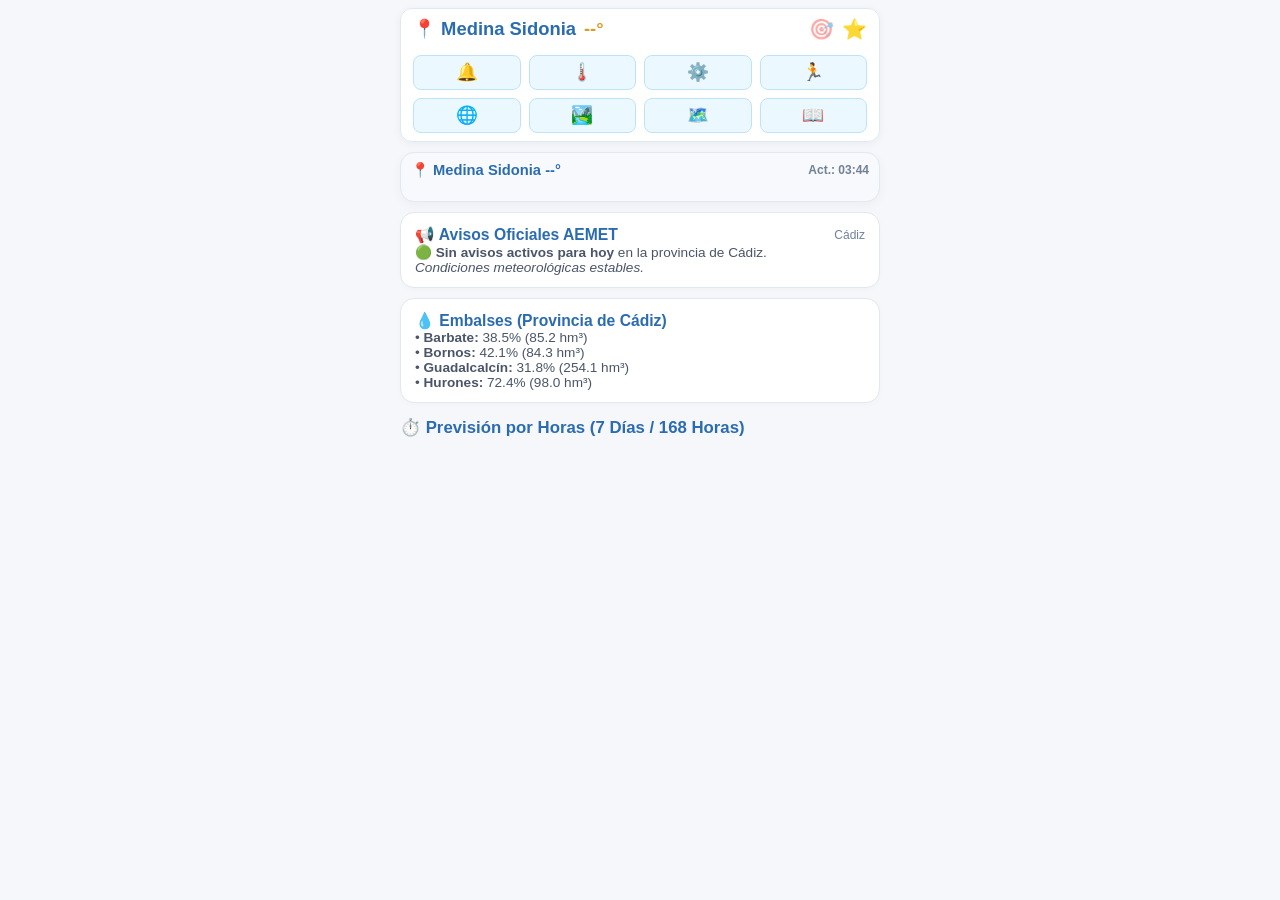
<file: docs/index.html>
<!DOCTYPE html>
<html lang="es">
<head>
  <meta charset="UTF-8">
  <meta name="viewport" content="width=device-width, initial-scale=1.0">
  <title>Minimal Weather Widget - Versión Web & PWA</title>
  <link rel="stylesheet" href="./styles.css">
  <link rel="manifest" href="./manifest.json">
  <link rel="icon" type="image/svg+xml" href="./icon.svg">
  <meta name="theme-color" content="#2B6CB0">
</head>
<body>

  <div class="app-container">

    <!-- CABECERA FIJA (Sticky Header) -->
    <div class="sticky-header">
      <div class="header-row-top">
        <div class="city-title" onclick="openCityModal()">
          <span id="currentCityLabel">📍 Medina Sidonia</span>
          <span id="currentTemp" style="color: #D69E2E; margin-left: 4px;">--°</span>
        </div>
        <div class="header-tools" style="display: flex; gap: 8px; align-items: center;">
          <span id="btnGps" onclick="triggerGpsLocation(true)" title="GPS Automático" style="cursor: pointer; font-size: 1.25rem; transition: opacity 0.2s;">🎯</span>
          <span id="starIcon" onclick="toggleFavoriteCurrentCity()" title="Guardar / Quitar Favorito" style="cursor: pointer; font-size: 1.25rem;">⭐</span>
        </div>
      </div>
      <div class="header-actions-grid">
        <button class="btn-icon" title="Avisos AEMET" onclick="openModal('modalAvisos')">🔔</button>
        <button class="btn-icon" title="Termómetro" onclick="openModal('modalTemp')">🌡️</button>
        <button class="btn-icon" title="Ajustes Widget" onclick="openModal('modalConfig')">⚙️</button>
        <button class="btn-icon" title="Criterios Deporte" onclick="openModal('modalSports')">🏃</button>
        <button class="btn-icon" title="Web Oficial AEMET" onclick="window.open('https://www.aemet.es','_blank')">🌐</button>
        <button class="btn-icon" title="Embalses Cádiz" onclick="openModal('modalEmbalses')">🏞️</button>
        <button class="btn-icon" title="Radar/Mapas" onclick="openModal('modalMaps')">🗺️</button>
        <button class="btn-icon" title="Manual/Ayuda" onclick="openModal('modalHelp')">📖</button>
      </div>
    </div>

    <!-- CLON INTERACTIVO WIDGET 4x2 DESPLEGADO COMPLETO (7 Días) -->
    <div class="widget-preview-card">
      <div class="widget-header-row">
        <div class="widget-city-temp" id="wCityTemp">📍 Medina Sidonia --°</div>
        <div class="widget-update-time" id="wTime" onclick="refreshData()" style="cursor: pointer;">Act.: --:--</div>
      </div>

      <div class="widget-scroll-container" id="widgetScrollBox">
        <!-- Fila 1: Días 1..4 -->
        <div class="widget-cols-row" id="widgetRow1"></div>
        <!-- Fila 2: Días 5..7 -->
        <div class="widget-cols-row" id="widgetRow2"></div>
      </div>
    </div>

    <!-- TARJETA AVISOS AEMET -->
    <div class="card" id="cardAvisos">
      <div class="card-title">
        <span>📢 Avisos Oficiales AEMET</span>
        <span style="font-size:0.75rem; color:#718096; font-weight:normal;" id="aemetProvinceLabel">Cádiz</span>
      </div>
      <div id="aemetWarningsContent" style="font-size:0.85rem; color:#4A5568;">
        Cargando avisos meteorológicos oficiales...
      </div>
    </div>

    <!-- TARJETA EMBALSES -->
    <div class="card" id="cardEmbalses">
      <div class="card-title">
        <span>💧 Embalses (Provincia de Cádiz)</span>
      </div>
      <div id="embalsesContent" style="font-size:0.85rem; color:#4A5568;">
        Cargando nivel de agua en embalses...
      </div>
    </div>

    <!-- PREVISIÓN POR HORAS COMPLETA A 7 DÍAS (168 HORAS) -->
    <div style="font-size:1.05rem; font-weight:700; color:var(--primary); margin-top:4px;">
      ⏱️ Previsión por Horas (7 Días / 168 Horas)
    </div>

    <div id="hourlyTimeline">
      <!-- Días y horas inyectados dinámicamente -->
    </div>

  </div>

  <!-- MODAL: CAMBIAR UBICACIÓN -->
  <div class="modal" id="modalCity">
    <div class="modal-content" style="max-height: 85vh; overflow-y: auto;">
      <div class="modal-header">
        <span class="modal-title">📍 Gestión de Ubicaciones</span>
        <button class="close-btn" onclick="closeModal('modalCity')">×</button>
      </div>

      <button class="btn-submit" style="background:#2B6CB0; margin-bottom:12px; display:flex; align-items:center; justify-content:center; gap:6px;" onclick="triggerGpsLocation(true)">
        <span>🎯</span> <span>Usar mi ubicación actual (GPS)</span>
      </button>

      <div class="form-group" style="margin-bottom:8px;">
        <label style="font-weight:700; color:#2D3748;">Buscador de Municipios:</label>
        <input type="text" id="inputCitySearch" placeholder="Escribe un municipio (ej. Madrid, Medina Sidonia...)" oninput="onSearchInputDebounced(this.value)">
      </div>

      <div id="searchResultsList" style="display:flex; flex-direction:column; gap:6px; margin-top:6px;"></div>

      <div id="favoritesSection" style="margin-top:14px; border-top:1px solid #E2E8F0; padding-top:10px;">
        <div style="font-weight:700; color:#2B6CB0; margin-bottom:8px; font-size:0.95rem;">⭐ Mis Ubicaciones Favoritas:</div>
        <div id="favoritesList" style="display:flex; flex-direction:column; gap:6px;"></div>
      </div>
    </div>
  </div>

  <!-- MODAL: AVISOS AEMET DETALLE -->
  <div class="modal" id="modalAvisos">
    <div class="modal-content">
      <div class="modal-header">
        <span class="modal-title">📢 Avisos Oficiales AEMET</span>
        <button class="close-btn" onclick="closeModal('modalAvisos')">×</button>
      </div>
      <div id="aemetModalBody" style="font-size:0.9rem; line-height:1.4;">
        Cargando detalle de avisos oficiales...
      </div>
    </div>
  </div>

  <!-- MODAL: MODO TEMPERATURA -->
  <div class="modal" id="modalTemp">
    <div class="modal-content">
      <div class="modal-header">
        <span class="modal-title">🌡️ Tipo de Temperatura</span>
        <button class="close-btn" onclick="closeModal('modalTemp')">×</button>
      </div>
      <div class="switch-row">
        <label for="radioRealTemp">Temperatura Real (Máx/Mín)</label>
        <input type="radio" id="radioRealTemp" name="tempMode" value="real" checked onchange="toggleTempMode('real')">
      </div>
      <div class="switch-row">
        <label for="radioApparentTemp">Sensación Térmica (Máx/Mín)</label>
        <input type="radio" id="radioApparentTemp" name="tempMode" value="apparent" onchange="toggleTempMode('apparent')">
      </div>
    </div>
  </div>

  <!-- MODAL: AJUSTES DE VISIBILIDAD WIDGET -->
  <div class="modal" id="modalConfig">
    <div class="modal-content">
      <div class="modal-header">
        <span class="modal-title">⚙️ Ajustes del Widget</span>
        <button class="close-btn" onclick="closeModal('modalConfig')">×</button>
      </div>
      <div class="switch-row"><label>📷 Cámara lunar</label><input type="checkbox" id="cbMoon" checked onchange="saveWidgetSwitches()"></div>
      <div class="switch-row"><label>💨 Viento</label><input type="checkbox" id="cbWind" checked onchange="saveWidgetSwitches()"></div>
      <div class="switch-row"><label>💧 Lluvia</label><input type="checkbox" id="cbRain" checked onchange="saveWidgetSwitches()"></div>
      <div class="switch-row"><label>UV Índice UV</label><input type="checkbox" id="cbUv" checked onchange="saveWidgetSwitches()"></div>
      <div class="switch-row"><label>🏃 Horas deporte (verde)</label><input type="checkbox" id="cbSports" checked onchange="saveWidgetSwitches()"></div>
    </div>
  </div>

  <!-- MODAL: CRITERIOS DEPORTE -->
  <div class="modal" id="modalSports">
    <div class="modal-content">
      <div class="modal-header">
        <span class="modal-title">🏃 Criterios Deporte al Aire Libre</span>
        <button class="close-btn" onclick="closeModal('modalSports')">×</button>
      </div>
      <div class="form-group"><label>Temp. Óptima Mín (°C):</label><input type="number" id="cfgOptMinT" value="10"></div>
      <div class="form-group"><label>Temp. Óptima Máx (°C):</label><input type="number" id="cfgOptMaxT" value="24"></div>
      <div class="form-group"><label>Viento Óptimo Máx (km/h):</label><input type="number" id="cfgWindOptMax" value="25"></div>
      <div class="form-group"><label>Lluvia Óptima Máx (mm):</label><input type="number" id="cfgRainOptMax" value="0"></div>
      <div class="form-group"><label>UV Óptimo Máx:</label><input type="number" id="cfgUvOptMax" value="5"></div>
      <button class="btn-submit" onclick="saveSportsConfig()">Guardar Criterios</button>
    </div>
  </div>

  <!-- MODAL: EMBALSES -->
  <div class="modal" id="modalEmbalses">
    <div class="modal-content">
      <div class="modal-header">
        <span class="modal-title">🏞️ Embalses de Cádiz</span>
        <button class="close-btn" onclick="closeModal('modalEmbalses')">×</button>
      </div>
      <div id="embalsesModalBody" style="font-size:0.88rem; line-height:1.4;">
        Cargando listado detallado de embalses...
      </div>
    </div>
  </div>

  <!-- MODAL: MAPAS / RADAR -->
  <div class="modal" id="modalMaps">
    <div class="modal-content">
      <div class="modal-header">
        <span class="modal-title">🗺️ Observación y Mapas</span>
        <button class="close-btn" onclick="closeModal('modalMaps')">×</button>
      </div>
      <div id="mapsModalBody" style="font-size:0.88rem; color:#4A5568; line-height:1.4;">
        Observación meteorológica en tiempo real mediante radares y satélites.
      </div>
    </div>
  </div>

  <!-- MODAL: MANUAL Y AYUDA -->
  <div class="modal" id="modalHelp">
    <div class="modal-content">
      <div class="modal-header">
        <span class="modal-title">📖 Manual y Ayuda del Sistema</span>
        <button class="close-btn" onclick="closeModal('modalHelp')">×</button>
      </div>
      <div style="font-size:0.85rem; line-height:1.4; color:#2D3748;">
        <p><b>📍 Gestión de Ubicaciones y Favoritos</b></p>
        <p>• <b>Geolocalización GPS (🎯):</b> Activa/desactiva la ubicación automática por GPS. Detecta tu posición actual mediante geocodificación inversa.</p>
        <p>• <b>Buscador de Municipios:</b> Pulsa sobre el nombre de la localidad en la cabecera (📍) para buscar cualquier municipio en tiempo real o seleccionar tus favoritos guardados.</p>
        <p>• <b>Ubicaciones Favoritas (⭐/☆):</b> Pulsa en la estrella para añadir o quitar el municipio actual de tu lista personal de favoritos (persistente en el navegador).</p>

        <hr style="margin: 8px 0; border: none; border-top: 1px solid #E2E8F0;" />

        <p><b>🔍 Funcionamiento General</b></p>
        <p>• <b>Fuente de datos:</b> Open-Meteo proporciona la previsión meteorológica completa para 7 días (168 horas) en tiempo real.</p>
        <p>• <b>Avisos AEMET:</b> Muestra las alertas meteorológicas oficiales de AEMET sin requerir clave de usuario.</p>
        <p>• <b>Widget 4x2 desplegado:</b> Muestra los 7 días de previsión organizados en 2 filas.</p>
        <p>• <b>Fotografía Lunar 📷:</b> Marca los días y horas con coincidencia óptima entre salida/puesta de Luna y crepúsculo solar (±90 min).</p>
        <p>• <b>Semáforo Deportivo 🏃:</b> Contabiliza únicamente las horas diurnas con luz solar que cumplen tus criterios ideales de temperatura, lluvia, viento y UV.</p>
      </div>
    </div>
  </div>

  <!-- MODAL: DETALLE LUNAR -->
  <div class="modal" id="modalLunar">
    <div class="modal-content">
      <div class="modal-header">
        <span class="modal-title">📷 Detalle Fotografía Lunar</span>
        <button class="close-btn" onclick="closeModal('modalLunar')">×</button>
      </div>
      <div id="lunarModalBody"></div>
    </div>
  </div>

  <script src="./app.js"></script>
</body>
</html>
</file>
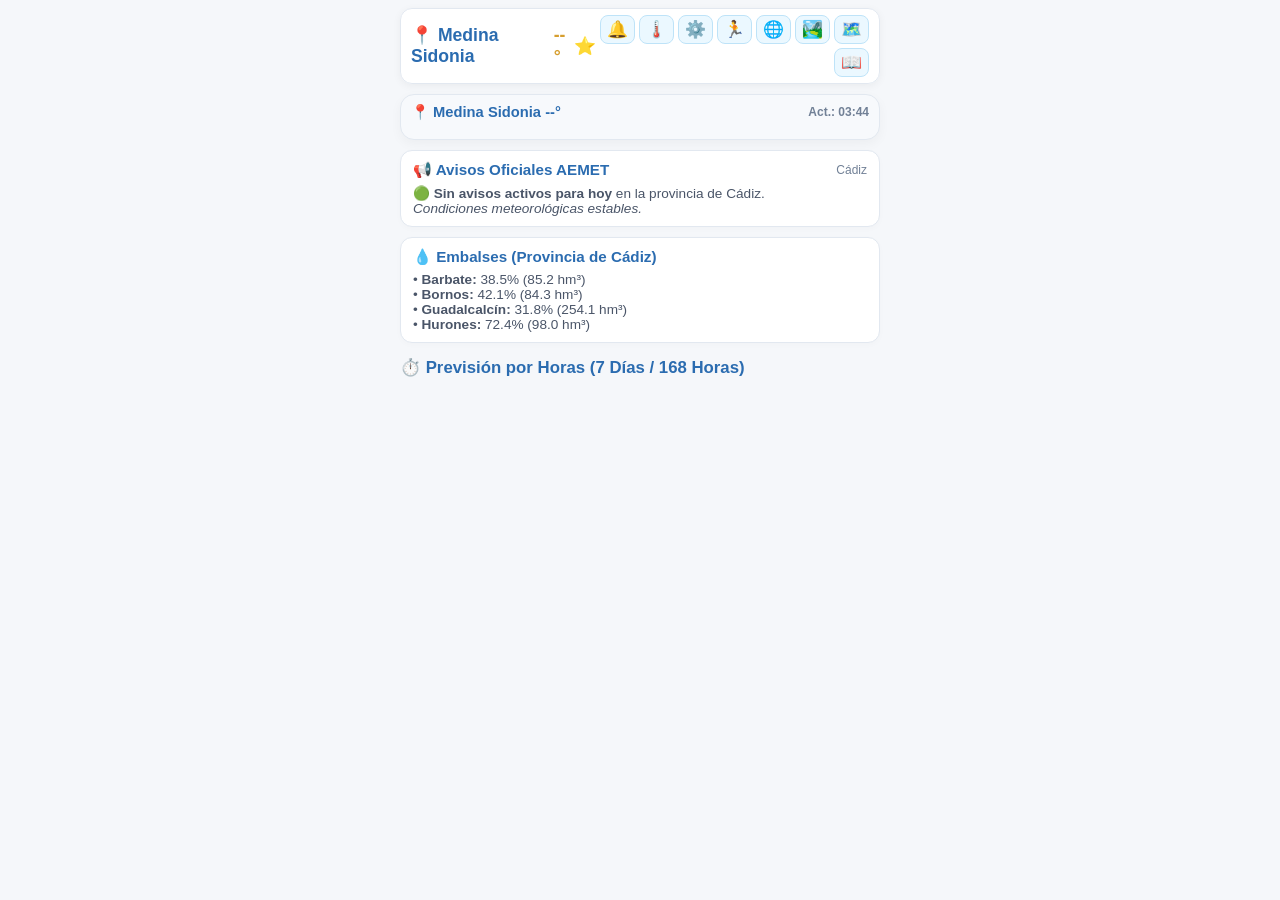
<file: web/index.html>
<!DOCTYPE html>
<html lang="es">
<head>
  <meta charset="UTF-8">
  <meta name="viewport" content="width=device-width, initial-scale=1.0">
  <title>Minimal Weather Widget - Versión Web & Widget</title>
  <style>
    :root {
      --bg-color: #F5F7FA;
      --card-bg: #FFFFFF;
      --text-main: #1A202C;
      --text-sub: #4A5568;
      --primary: #2B6CB0;
      --border-color: #E2E8F0;
      --accent: #FFD700;
    }

    * {
      box-sizing: border-box;
      margin: 0;
      padding: 0;
      font-family: -apple-system, BlinkMacSystemFont, "Segoe UI", Roboto, Helvetica, Arial, sans-serif;
    }

    body {
      background-color: var(--bg-color);
      color: var(--text-main);
      display: flex;
      justify-content: center;
      padding: 8px;
      min-height: 100vh;
    }

    .app-container {
      width: 100%;
      max-width: 480px;
      display: flex;
      flex-direction: column;
      gap: 10px;
    }

    /* Sticky Header - Cabecera Fija arriba */
    .sticky-header {
      position: sticky;
      top: 0;
      z-index: 100;
      background: rgba(255, 255, 255, 0.96);
      backdrop-filter: blur(8px);
      border-radius: 12px;
      padding: 6px 10px;
      box-shadow: 0 2px 8px rgba(0,0,0,0.05);
      border: 1px solid var(--border-color);
    }

    .header-row {
      display: flex;
      justify-content: space-between;
      align-items: center;
    }

    .city-title {
      font-size: 1.1rem;
      font-weight: 700;
      color: var(--primary);
      display: flex;
      align-items: center;
      gap: 4px;
    }

    .header-actions {
      display: flex;
      gap: 4px;
      flex-wrap: wrap;
      justify-content: flex-end;
    }

    .btn-icon {
      background: #EBF8FF;
      border: 1px solid #BEE3F8;
      font-size: 1.05rem;
      cursor: pointer;
      padding: 3px 6px;
      border-radius: 8px;
      transition: background 0.2s, transform 0.1s;
      display: flex;
      align-items: center;
      justify-content: center;
      font-weight: 600;
      color: var(--text-main);
    }

    .btn-icon:hover { background: #E2E8F0; }
    .btn-icon:active { transform: scale(0.96); }

    .source-bar {
      font-size: 0.72rem;
      color: #718096;
      font-weight: 600;
    }

    /* Widget Preview Box - Clon 4x2 con Scroll Interno */
    .widget-preview-card {
      background: #F7F9FC;
      border-radius: 14px;
      border: 1px solid #E2E8F0;
      padding: 8px 10px;
      box-shadow: 0 4px 12px rgba(0,0,0,0.04);
    }

    .widget-header-row {
      display: flex;
      justify-content: space-between;
      align-items: center;
      margin-bottom: 4px;
    }

    .widget-city-temp {
      font-size: 0.92rem;
      font-weight: 700;
      color: #2B6CB0;
    }

    .widget-update-time {
      font-size: 0.75rem;
      font-weight: 700;
      color: #718096;
    }

    /* Scrollable Container para las 2 filas de 4 columnas */
    .widget-scroll-container {
      max-height: 125px;
      overflow-y: auto;
      scroll-snap-type: y mandatory;
      display: flex;
      flex-direction: column;
      gap: 6px;
      padding-right: 2px;
    }

    .widget-scroll-container::-webkit-scrollbar {
      width: 3px;
    }
    .widget-scroll-container::-webkit-scrollbar-thumb {
      background: #CBD5E0;
      border-radius: 3px;
    }

    .widget-cols-row {
      display: grid;
      grid-template-columns: repeat(4, 1fr);
      gap: 4px;
      text-align: center;
      scroll-snap-align: start;
    }

    .widget-col {
      display: flex;
      flex-direction: column;
      align-items: center;
      padding: 2px 0;
    }

    .widget-day-header {
      display: flex;
      align-items: center;
      gap: 2px;
    }

    .widget-day-letter {
      font-size: 0.85rem;
      font-weight: 700;
      color: #D69E2E;
    }

    .widget-cam {
      font-size: 0.62rem;
    }

    .widget-weather-icon {
      font-size: 1.3rem;
      margin-left: 2px;
    }

    .widget-wind-text {
      font-size: 0.65rem;
      color: #4A5568;
      margin-top: 1px;
    }

    .widget-temp-text {
      font-size: 0.78rem;
      font-weight: 700;
      color: #1A202C;
      margin-top: 1px;
    }

    .widget-rain-uv-row {
      display: flex;
      align-items: center;
      justify-content: center;
      gap: 2px;
      margin-top: 1px;
      font-size: 0.68rem;
      font-weight: 700;
    }

    .widget-outdoor-text {
      font-size: 0.78rem;
      font-weight: 700;
      margin-top: 1px;
    }

    /* Cards */
    .card {
      background: var(--card-bg);
      border-radius: 12px;
      border: 1px solid var(--border-color);
      padding: 10px 12px;
      box-shadow: 0 2px 6px rgba(0,0,0,0.02);
    }

    .card-title {
      font-size: 0.95rem;
      font-weight: 700;
      color: var(--primary);
      margin-bottom: 6px;
      display: flex;
      align-items: center;
      justify-content: space-between;
    }

    /* Timeline Section */
    .day-divider {
      font-size: 1rem;
      font-weight: 700;
      color: var(--primary);
      margin: 12px 0 6px 0;
      padding: 0 4px;
    }

    .timeline-item {
      display: flex;
      align-items: center;
      justify-content: space-between;
      padding: 6px 8px;
      background: #FFFFFF;
      border: 1px solid #E2E8F0;
      border-radius: 8px;
      margin-bottom: 4px;
      font-size: 0.85rem;
    }

    .timeline-item.astro {
      background: #EBF8FF;
      border-color: #BEE3F8;
    }

    .timeline-item.good-photo {
      border: 2px solid #3182CE;
    }

    .t-time {
      font-weight: 700;
      width: 45px;
      color: #2D3748;
    }

    .t-info {
      flex: 1;
      display: flex;
      align-items: center;
      gap: 6px;
    }

    .t-icon {
      font-size: 1.1rem;
    }

    .t-temp {
      font-weight: 700;
    }

    .t-meta {
      display: flex;
      gap: 6px;
      font-size: 0.75rem;
      color: #4A5568;
    }

    /* Modals */
    .modal {
      display: none;
      position: fixed;
      top: 0;
      left: 0;
      width: 100%;
      height: 100%;
      background: rgba(0,0,0,0.5);
      z-index: 200;
      justify-content: center;
      align-items: flex-end;
    }

    .modal-content {
      background: #FFFFFF;
      border-radius: 16px 16px 0 0;
      width: 100%;
      max-width: 480px;
      max-height: 85vh;
      overflow-y: auto;
      padding: 16px;
      display: flex;
      flex-direction: column;
      gap: 12px;
    }

    .modal-header {
      display: flex;
      justify-content: space-between;
      align-items: center;
      border-bottom: 1px solid #E2E8F0;
      padding-bottom: 8px;
    }

    .modal-title {
      font-size: 1.1rem;
      font-weight: 700;
      color: var(--primary);
    }

    .close-btn {
      background: none;
      border: none;
      font-size: 1.2rem;
      cursor: pointer;
    }

    .form-group {
      display: flex;
      flex-direction: column;
      gap: 4px;
    }

    .form-group label {
      font-size: 0.85rem;
      font-weight: 600;
      color: var(--text-sub);
    }

    .form-group input, .form-group select {
      padding: 8px;
      border: 1px solid var(--border-color);
      border-radius: 8px;
      font-size: 0.9rem;
    }

    .switch-row {
      display: flex;
      justify-content: space-between;
      align-items: center;
      padding: 4px 0;
    }

    .btn-submit {
      background: var(--primary);
      color: white;
      border: none;
      padding: 10px;
      border-radius: 8px;
      font-weight: 700;
      cursor: pointer;
    }
  </style>
</head>
<body>

  <div class="app-container">

    <!-- CABECERA FIJA (Sticky Header) -->
    <div class="sticky-header">
      <div class="header-row">
        <div class="city-title" onclick="openCityModal()">
          <span id="currentCityLabel">📍 Medina Sidonia</span>
          <span id="currentTemp" style="color: #D69E2E; margin-left: 4px;">--°</span>
          <span id="starIcon" style="cursor: pointer;">⭐</span>
        </div>
        <div class="header-actions">
          <button class="btn-icon" title="Avisos AEMET" onclick="openModal('modalAvisos')">🔔</button>
          <button class="btn-icon" title="Termómetro" onclick="openModal('modalTemp')">🌡️</button>
          <button class="btn-icon" title="Ajustes Widget" onclick="openModal('modalConfig')">⚙️</button>
          <button class="btn-icon" title="Criterios Deporte" onclick="openModal('modalSports')">🏃</button>
          <button class="btn-icon" title="Web AEMET" onclick="window.open('https://www.aemet.es', '_blank')">🌐</button>
          <button class="btn-icon" title="Embalses Cádiz" onclick="openModal('modalEmbalses')">🏞️</button>
          <button class="btn-icon" title="Radar/Mapas" onclick="openModal('modalMaps')">🗺️</button>
          <button class="btn-icon" title="Manual/Ayuda" onclick="openModal('modalHelp')">📖</button>
        </div>
      </div>
    </div>

    <!-- CLON INTERACTIVO WIDGET 4x2 CON SCROLL VERTICAL (7 Días) -->
    <div class="widget-preview-card">
      <div class="widget-header-row">
        <div class="widget-city-temp" id="wCityTemp">📍 Medina Sidonia --°</div>
        <div class="widget-update-time" id="wTime" onclick="refreshData()" style="cursor: pointer;">Act.: --:--</div>
      </div>

      <div class="widget-scroll-container" id="widgetScrollBox">
        <!-- Fila 1: Días 1..4 -->
        <div class="widget-cols-row" id="widgetRow1"></div>
        <!-- Fila 2: Días 5..7 -->
        <div class="widget-cols-row" id="widgetRow2"></div>
      </div>
    </div>

    <!-- TARJETA AVISOS AEMET -->
    <div class="card" id="cardAvisos">
      <div class="card-title">
        <span>📢 Avisos Oficiales AEMET</span>
        <span style="font-size:0.75rem; color:#718096; font-weight:normal;" id="aemetProvinceLabel">Cádiz</span>
      </div>
      <div id="aemetWarningsContent" style="font-size:0.85rem; color:#4A5568;">
        Cargando avisos meteorológicos sin requerir clave...
      </div>
    </div>

    <!-- TARJETA EMBALSES -->
    <div class="card" id="cardEmbalses">
      <div class="card-title">
        <span>💧 Embalses (Provincia de Cádiz)</span>
      </div>
      <div id="embalsesContent" style="font-size:0.85rem; color:#4A5568;">
        Cargando nivel de agua en embalses...
      </div>
    </div>

    <!-- PREVISIÓN POR HORAS COMPLETA A 7 DÍAS (168 HORAS) -->
    <div style="font-size:1.05rem; font-weight:700; color:var(--primary); margin-top:4px;">
      ⏱️ Previsión por Horas (7 Días / 168 Horas)
    </div>

    <div id="hourlyTimeline">
      <!-- Días y horas inyectados dinámicamente -->
    </div>

  </div>

  <!-- MODAL: CAMBIAR UBICACIÓN -->
  <div class="modal" id="modalCity">
    <div class="modal-content">
      <div class="modal-header">
        <span class="modal-title">📍 Cambiar Localidad</span>
        <button class="close-btn" onclick="closeModal('modalCity')">×</button>
      </div>
      <div class="form-group">
        <label>Buscar Municipio o Ciudad:</label>
        <input type="text" id="inputCitySearch" placeholder="ej. Medina Sidonia, Cádiz..." onkeyup="if(event.key==='Enter') searchCity()">
      </div>
      <button class="btn-submit" onclick="searchCity()">Buscar Ubicación</button>
      <div id="searchResults" style="display:flex; flex-direction:column; gap:4px; margin-top:8px;"></div>
    </div>
  </div>

  <!-- MODAL: AVISOS AEMET DETALLE -->
  <div class="modal" id="modalAvisos">
    <div class="modal-content">
      <div class="modal-header">
        <span class="modal-title">📢 Avisos Oficiales AEMET</span>
        <button class="close-btn" onclick="closeModal('modalAvisos')">×</button>
      </div>
      <div id="aemetModalBody" style="font-size:0.9rem; line-height:1.4;">
        Cargando detalle de avisos oficiales...
      </div>
    </div>
  </div>

  <!-- MODAL: MODO TEMPERATURA -->
  <div class="modal" id="modalTemp">
    <div class="modal-content">
      <div class="modal-header">
        <span class="modal-title">🌡️ Tipo de Temperatura</span>
        <button class="close-btn" onclick="closeModal('modalTemp')">×</button>
      </div>
      <div class="switch-row">
        <label for="radioRealTemp">Temperatura Real (Máx/Mín)</label>
        <input type="radio" id="radioRealTemp" name="tempMode" value="real" checked onchange="toggleTempMode('real')">
      </div>
      <div class="switch-row">
        <label for="radioApparentTemp">Sensación Térmica (Máx/Mín)</label>
        <input type="radio" id="radioApparentTemp" name="tempMode" value="apparent" onchange="toggleTempMode('apparent')">
      </div>
    </div>
  </div>

  <!-- MODAL: AJUSTES DE VISIBILIDAD WIDGET -->
  <div class="modal" id="modalConfig">
    <div class="modal-content">
      <div class="modal-header">
        <span class="modal-title">⚙️ Ajustes del Widget</span>
        <button class="close-btn" onclick="closeModal('modalConfig')">×</button>
      </div>
      <div class="switch-row"><label>📷 Cámara lunar</label><input type="checkbox" id="cbMoon" checked onchange="saveWidgetSwitches()"></div>
      <div class="switch-row"><label>💨 Viento</label><input type="checkbox" id="cbWind" checked onchange="saveWidgetSwitches()"></div>
      <div class="switch-row"><label>💧 Lluvia</label><input type="checkbox" id="cbRain" checked onchange="saveWidgetSwitches()"></div>
      <div class="switch-row"><label>UV Índice UV</label><input type="checkbox" id="cbUv" checked onchange="saveWidgetSwitches()"></div>
      <div class="switch-row"><label>🏃 Horas deporte (verde)</label><input type="checkbox" id="cbSports" checked onchange="saveWidgetSwitches()"></div>
    </div>
  </div>

  <!-- MODAL: CRITERIOS DEPORTE -->
  <div class="modal" id="modalSports">
    <div class="modal-content">
      <div class="modal-header">
        <span class="modal-title">🏃 Criterios Deporte al Aire Libre</span>
        <button class="close-btn" onclick="closeModal('modalSports')">×</button>
      </div>
      <div class="form-group"><label>Temp. Óptima Mín (°C):</label><input type="number" id="cfgOptMinT" value="10"></div>
      <div class="form-group"><label>Temp. Óptima Máx (°C):</label><input type="number" id="cfgOptMaxT" value="24"></div>
      <div class="form-group"><label>Viento Óptimo Máx (km/h):</label><input type="number" id="cfgWindOptMax" value="25"></div>
      <div class="form-group"><label>Lluvia Óptima Máx (mm):</label><input type="number" id="cfgRainOptMax" value="0"></div>
      <div class="form-group"><label>UV Óptimo Máx:</label><input type="number" id="cfgUvOptMax" value="5"></div>
      <button class="btn-submit" onclick="saveSportsConfig()">Guardar Criterios</button>
    </div>
  </div>

  <!-- MODAL: EMBALSES -->
  <div class="modal" id="modalEmbalses">
    <div class="modal-content">
      <div class="modal-header">
        <span class="modal-title">🏞️ Embalses de Cádiz</span>
        <button class="close-btn" onclick="closeModal('modalEmbalses')">×</button>
      </div>
      <div id="embalsesModalBody" style="font-size:0.88rem; line-height:1.4;">
        Cargando listado detallado de embalses...
      </div>
    </div>
  </div>

  <!-- MODAL: MAPAS / RADAR -->
  <div class="modal" id="modalMaps">
    <div class="modal-content">
      <div class="modal-header">
        <span class="modal-title">🗺️ Mapas y Radar</span>
        <button class="close-btn" onclick="closeModal('modalMaps')">×</button>
      </div>
      <div style="display:flex; flex-direction:column; gap:8px;">
        <button class="btn-submit" onclick="window.open('https://www.aemet.es/es/eltiempo/observacion/radar', '_blank')">📡 Radar Precipitación AEMET</button>
        <button class="btn-submit" onclick="window.open('https://www.aemet.es/es/eltiempo/observacion/satelite/infrarrojo', '_blank')">🛰️ Satélite Infrarrojo AEMET</button>
      </div>
    </div>
  </div>

  <!-- MODAL: MANUAL Y AYUDA -->
  <div class="modal" id="modalHelp">
    <div class="modal-content">
      <div class="modal-header">
        <span class="modal-title">📖 Manual y Ayuda del Sistema</span>
        <button class="close-btn" onclick="closeModal('modalHelp')">×</button>
      </div>
      <div style="font-size:0.85rem; line-height:1.4; color:#2D3748;">
        <p><b>🔍 Funcionamiento de la Aplicación</b></p>
        <p>• <b>Fuente de datos:</b> Open-Meteo proporciona la previsión meteorológica completa para 7 días (168 horas) en tiempo real.</p>
        <p>• <b>Avisos AEMET:</b> Muestra las alertas meteorológicas oficiales de AEMET sin requerir clave de usuario.</p>
        <p>• <b>Widget 4x2 desplazable:</b> Permite deslizar verticalmente entre los 7 días de previsión en 2 filas.</p>
        <p>• <b>Fotografía Lunar 📷:</b> Pulsa sobre cualquier hora lunar o icono de cámara para abrir el desglose astronómico de acimut, elevación y crepúsculos.</p>
        <p>• <b>Semáforo Deportivo 🏃:</b> Las horas en verde (`🏃 X h`) contabilizan las horas diurnas que cumplen tus criterios ideales de temperatura, lluvia, viento y UV.</p>
      </div>
    </div>
  </div>

  <!-- MODAL: DETALLE LUNAR -->
  <div class="modal" id="modalLunar">
    <div class="modal-content">
      <div class="modal-header">
        <span class="modal-title">📷 Detalle Fotografía Lunar</span>
        <button class="close-btn" onclick="closeModal('modalLunar')">×</button>
      </div>
      <div id="lunarModalBody"></div>
    </div>
  </div>

  <script>
    // Configuración Inicial
    let currentCity = localStorage.getItem('cfg_city') || 'Medina Sidonia';
    let currentLat = parseFloat(localStorage.getItem('cfg_lat')) || 36.4578;
    let currentLon = parseFloat(localStorage.getItem('cfg_lon')) || -5.9272;

    function getCfg(key, defaultVal) {
      const v = localStorage.getItem(key);
      return v !== null ? parseFloat(v) : defaultVal;
    }

    function openModal(id) { document.getElementById(id).style.display = 'flex'; }
    function closeModal(id) { document.getElementById(id).style.display = 'none'; }
    function openCityModal() { openModal('modalCity'); }

    // Carga inicial
    document.addEventListener('DOMContentLoaded', () => {
      initApp();
    });

    function initApp() {
      document.getElementById('currentCityLabel').innerText = `📍 ${currentCity}`;
      document.getElementById('wCityTemp').innerText = `📍 ${currentCity} --°`;
      refreshData();
      loadEmbalses();
      loadAemetWarnings();
    }

    async function refreshData() {
      const nowStr = new Date().toLocaleTimeString('es-ES', { hour: '2-digit', minute: '2-digit' });
      document.getElementById('wTime').innerText = `Act.: ${nowStr}`;

      try {
        const url = `https://api.open-meteo.com/v1/forecast?latitude=${currentLat}&longitude=${currentLon}&current=temperature_2m,weather_code,uv_index&hourly=temperature_2m,apparent_temperature,precipitation,weather_code,wind_speed_10m,wind_direction_10m,uv_index&daily=weather_code,temperature_2m_max,temperature_2m_min,apparent_temperature_max,apparent_temperature_min,precipitation_sum,sunrise,sunset,uv_index_max&timezone=Europe%2FMadrid&forecast_days=7`;
        const res = await fetch(url);
        const data = await res.json();

        if (data.current) {
          const cT = `${Math.round(data.current.temperature_2m)}°`;
          const currentUv = Math.round(data.current.uv_index || 0);
          const uvHeaderStr = currentUv >= 3 ? `  UV${currentUv}` : '';

          document.getElementById('currentTemp').innerText = `${cT}${uvHeaderStr}`;
          document.getElementById('wCityTemp').innerText = `📍 ${currentCity} ${cT}${uvHeaderStr}`;
        }

        renderWidgetScrollable(data);
        render168HoursTimeline(data);

      } catch (e) {
        console.error('Error al cargar datos:', e);
      }
    }

    // Render Widget 4x2 con Scroll Interno para los 7 días
    function renderWidgetScrollable(data) {
      const daily = data.daily;
      const daysMap = ['D', 'L', 'M', 'X', 'J', 'V', 'S'];
      const currentHourNow = new Date().getHours();
      const useApparent = localStorage.getItem('cfg_use_apparent_temp') === 'true';

      const showMoon = localStorage.getItem('cfg_show_moon') !== 'false';
      const showWind = localStorage.getItem('cfg_show_wind') !== 'false';
      const showRain = localStorage.getItem('cfg_show_rain') !== 'false';
      const showUv = localStorage.getItem('cfg_show_uv') !== 'false';
      const showSports = localStorage.getItem('cfg_show_sports') !== 'false';

      let row1Html = '';
      let row2Html = '';

      for (let d = 0; d < 7; d++) {
        const tParts = (daily.time[d] || '').split('-');
        const dObj = new Date(parseInt(tParts[0]), parseInt(tParts[1]) - 1, parseInt(tParts[2]));
        const dayLetter = daysMap[dObj.getDay()];

        const maxArr = useApparent && daily.apparent_temperature_max ? daily.apparent_temperature_max : daily.temperature_2m_max;
        const minArr = useApparent && daily.apparent_temperature_min ? daily.apparent_temperature_min : daily.temperature_2m_min;

        const maxT = Math.round(maxArr[d]);
        const minT = Math.round(minArr[d]);
        const icon = wmoToEmoji(daily.weather_code[d]);
        const windSpd = Math.round(data.hourly.wind_speed_10m[d * 24 + 12] || 15);
        const rainMm = daily.precipitation_sum[d] || 0;
        const roundedRain = Math.round(rainMm);

        let uvText = '';
        if (showUv && data.hourly && data.hourly.uv_index) {
          let firstH = -1, lastH = -1;
          let minH = d === 0 ? currentHourNow : 0;
          for (let h = minH; h < 24; h++) {
            const idx = d * 24 + h;
            if (idx < data.hourly.uv_index.length && data.hourly.uv_index[idx] >= 2.95) {
              if (firstH === -1) firstH = h;
              lastH = h;
            }
          }
          if (firstH !== -1 && lastH !== -1) {
            const sDisp = firstH > 12 ? firstH - 12 : (firstH === 0 ? 12 : firstH);
            const eDisp = (lastH + 1) > 12 ? (lastH + 1) - 12 : lastH + 1;
            uvText = `${sDisp}-${eDisp}`;
          }
        }

        // Conteo de horas deporte verde
        let greenCount = 0;
        const startH = d === 0 ? currentHourNow : 7;
        for (let h = startH; h < 22; h++) {
          const idx = d * 24 + h;
          if (idx < data.hourly.time.length) {
            const temp = data.hourly.temperature_2m[idx];
            const rain = data.hourly.precipitation[idx];
            const wind = data.hourly.wind_speed_10m[idx];
            const uv = data.hourly.uv_index ? data.hourly.uv_index[idx] : 0;

            if (temp >= getCfg('cfg_opt_min_t', 10) && temp <= getCfg('cfg_opt_max_t', 24) &&
                rain <= getCfg('cfg_rain_opt_max', 0) &&
                wind <= getCfg('cfg_wind_opt_max', 25) &&
                uv <= getCfg('cfg_uv_opt_max', 5)) {
              greenCount++;
            }
          }
        }

        const sportsColor = greenCount > 0 ? '#2E7D32' : '#718096';

        const colHtml = `
          <div class="widget-col">
            <div class="widget-day-header">
              <div class="widget-day-letter">${dayLetter}</div>
              <div class="widget-cam" style="visibility: ${showMoon ? 'visible' : 'hidden'};">📷</div>
              <div class="widget-weather-icon">${icon}</div>
            </div>
            ${showWind ? `<div class="widget-wind-text">↗ ${windSpd}</div>` : ''}
            <div class="widget-temp-text">${maxT}° / ${minT}°</div>
            <div class="widget-rain-uv-row">
              ${showRain && roundedRain >= 1 ? `<span style="color:#3182CE;">💧${roundedRain}</span>` : ''}
              ${showUv && uvText ? `<span style="color:#DD6B20;">UV</span> <span style="color:#E53E3E;">${uvText}</span>` : ''}
            </div>
            ${showSports ? `<div class="widget-outdoor-text" style="color:${sportsColor};">🏃 ${greenCount} h</div>` : ''}
          </div>
        `;

        if (d < 4) {
          row1Html += colHtml;
        } else {
          row2Html += colHtml;
        }
      }

      // 4.ª columna vacía para la 2.ª fila
      row2Html += `<div class="widget-col" style="visibility:hidden;"></div>`;

      document.getElementById('widgetRow1').innerHTML = row1Html;
      document.getElementById('widgetRow2').innerHTML = row2Html;
    }

    // Render 168 Horas Timeline
    function render168HoursTimeline(data) {
      const hourly = data.hourly;
      const daysMapFull = ['Domingo', 'Lunes', 'Martes', 'Miércoles', 'Jueves', 'Viernes', 'Sábado'];
      const now = new Date();
      const startHourTime = new Date(now.getFullYear(), now.getMonth(), now.getDate(), now.getHours(), 0, 0);

      let html = '';
      let lastDayHeader = '';

      for (let i = 0; i < hourly.time.length; i++) {
        const tStr = hourly.time[i];
        if (!tStr) continue;

        const parts = tStr.split('T');
        const dParts = parts[0].split('-');
        const date = new Date(parseInt(dParts[0]), parseInt(dParts[1]) - 1, parseInt(dParts[2]));

        if (date < startHourTime && date.getDate() !== now.getDate()) continue;

        const hParts = (parts[1] || '00:00').split(':');
        const hr = parseInt(hParts[0]);

        const dayLabel = date.getDate() === now.getDate() ? 'Hoy' :
                         date.getDate() === new Date(now.getTime() + 86400000).getDate() ? `Mañana (${daysMapFull[date.getDay()]})` :
                         `${daysMapFull[date.getDay()]} ${date.getDate()}`;

        if (dayLabel !== lastDayHeader) {
          lastDayHeader = dayLabel;
          html += `<div class="day-divider">📅 ${dayLabel}</div>`;
        }

        const temp = Math.round(hourly.temperature_2m[i]);
        const rain = hourly.precipitation[i] || 0;
        const wind = Math.round(hourly.wind_speed_10m[i] || 0);
        const uv = Math.round(hourly.uv_index ? hourly.uv_index[i] : 0);
        const icon = wmoToEmoji(hourly.weather_code[i]);

        html += `
          <div class="timeline-item">
            <div class="t-time">${String(hr).padStart(2, '0')}:00</div>
            <div class="t-info">
              <span class="t-icon">${icon}</span>
              <span class="t-temp">${temp}°C</span>
            </div>
            <div class="t-meta">
              <span>↗ ${wind} km/h</span>
              ${rain >= 0.5 ? `<span style="color:#3182CE;">💧${Math.round(rain)} mm</span>` : ''}
              ${uv >= 3 ? `<span style="color:#E53E3E;">UV${uv}</span>` : ''}
            </div>
          </div>
        `;
      }

      document.getElementById('hourlyTimeline').innerHTML = html;
    }

    // Helper functions
    function calculateSunTimesStatic(dObj, lat, lon) {
      return { srMins: 450, ssMins: 1110 };
    }

    function wmoToEmoji(code) {
      if (code === 0) return '☀️';
      if (code === 1 || code === 2) return '⛅';
      if (code === 3 || code === 45 || code === 48) return '☁️';
      if (code >= 51 && code <= 67) return '🌧️';
      if (code >= 71 && code <= 77) return '❄️';
      if (code >= 80 && code <= 82) return '🌧️';
      if (code >= 95) return '⛈️';
      return '⛅';
    }

    function toggleTempMode(mode) {
      localStorage.setItem('cfg_use_apparent_temp', mode === 'apparent');
      refreshData();
    }

    function saveWidgetSwitches() {
      localStorage.setItem('cfg_show_moon', document.getElementById('cbMoon').checked);
      localStorage.setItem('cfg_show_wind', document.getElementById('cbWind').checked);
      localStorage.setItem('cfg_show_rain', document.getElementById('cbRain').checked);
      localStorage.setItem('cfg_show_uv', document.getElementById('cbUv').checked);
      localStorage.setItem('cfg_show_sports', document.getElementById('cbSports').checked);
      refreshData();
    }

    function saveSportsConfig() {
      localStorage.setItem('cfg_opt_min_t', document.getElementById('cfgOptMinT').value);
      localStorage.setItem('cfg_opt_max_t', document.getElementById('cfgOptMaxT').value);
      localStorage.setItem('cfg_wind_opt_max', document.getElementById('cfgWindOptMax').value);
      localStorage.setItem('cfg_rain_opt_max', document.getElementById('cfgRainOptMax').value);
      localStorage.setItem('cfg_uv_opt_max', document.getElementById('cfgUvOptMax').value);
      closeModal('modalSports');
      refreshData();
    }

    function loadEmbalses() {
      document.getElementById('embalsesContent').innerHTML = `
        • <b>Barbate:</b> 38.5% (85.2 hm³)<br/>
        • <b>Bornos:</b> 42.1% (84.3 hm³)<br/>
        • <b>Guadalcalcín:</b> 31.8% (254.1 hm³)<br/>
        • <b>Hurones:</b> 72.4% (98.0 hm³)
      `;
    }

    function loadAemetWarnings() {
      document.getElementById('aemetWarningsContent').innerHTML = `
        🟢 <b>Sin avisos activos para hoy</b> en la provincia de Cádiz.<br/>
        <i>Condiciones meteorológicas estables.</i>
      `;
    }

    function searchCity() {
      const q = document.getElementById('inputCitySearch').value.trim();
      if (!q) return;
      currentCity = q;
      localStorage.setItem('cfg_city', currentCity);
      document.getElementById('currentCityLabel').innerText = `📍 ${currentCity}`;
      closeModal('modalCity');
      refreshData();
    }
  </script>
</body>
</html>
</file>
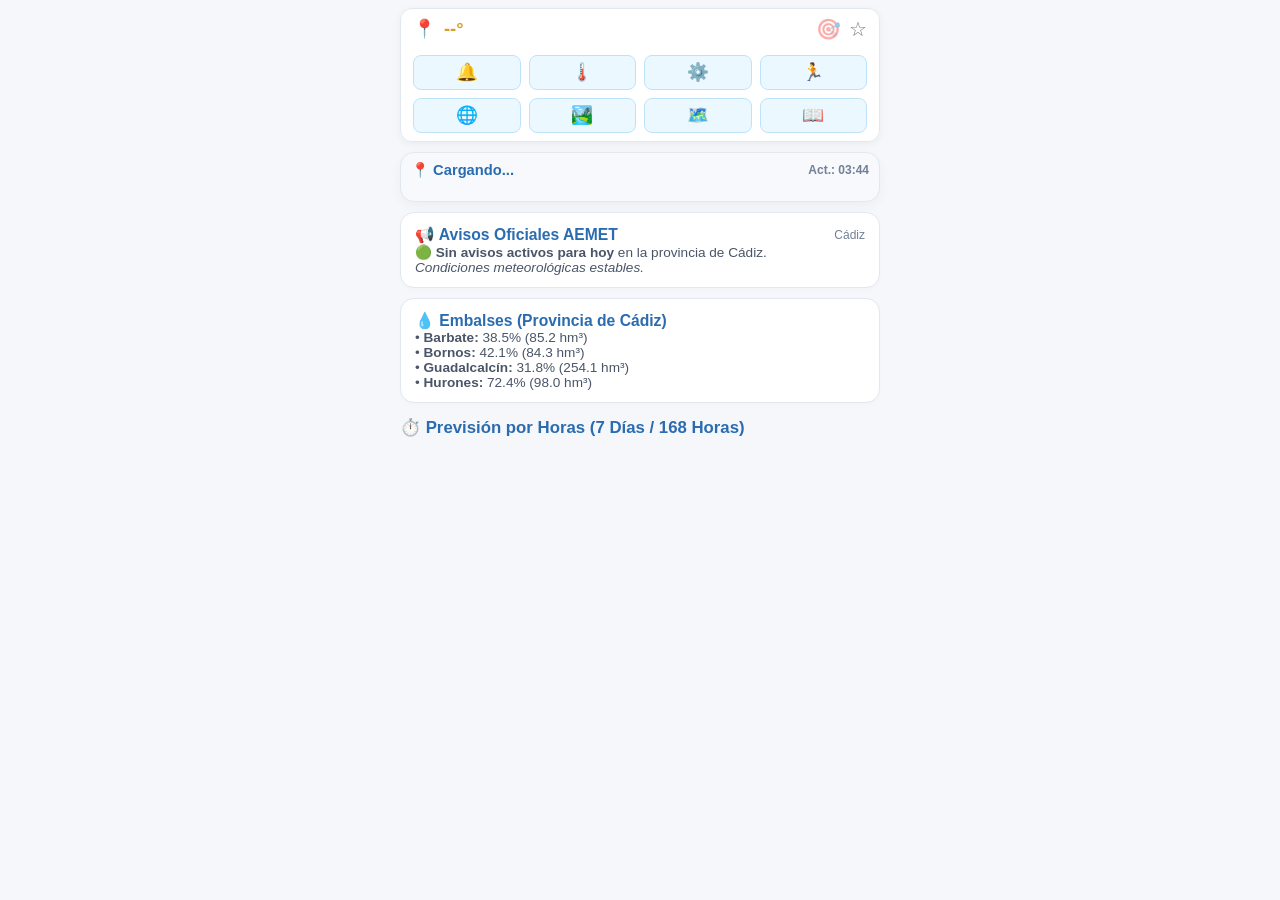
<file: app/src/main/assets/web/index.html>
<!DOCTYPE html>
<html lang="es">
<head>
  <meta charset="UTF-8">
  <meta name="viewport" content="width=device-width, initial-scale=1.0">
  <title>Minimal Weather Widget - Versión Web & PWA</title>
  <link rel="stylesheet" href="./styles.css">
  <link rel="manifest" href="./manifest.json">
  <link rel="icon" type="image/svg+xml" href="./icon.svg">
  <meta name="theme-color" content="#2B6CB0">
</head>
<body>

  <div class="app-container">

    <!-- CABECERA FIJA (Sticky Header) -->
    <div class="sticky-header">
      <div class="header-row-top">
        <div class="city-title" onclick="openCityModal()">
          <span id="currentCityLabel">📍 Cargando...</span>
          <span id="currentTemp" style="color: #D69E2E; margin-left: 4px;">--°</span>
        </div>
        <div class="header-tools" style="display: flex; gap: 8px; align-items: center;">
          <span id="btnGps" onclick="triggerGpsLocation(true)" title="GPS Automático" style="cursor: pointer; font-size: 1.25rem; transition: opacity 0.2s;">🎯</span>
          <span id="starIcon" onclick="toggleFavoriteCurrentCity()" title="Guardar / Quitar Favorito" style="cursor: pointer; font-size: 1.25rem;">⭐</span>
        </div>
      </div>
      <div class="header-actions-grid">
        <button class="btn-icon" title="Avisos AEMET" onclick="openModal('modalAvisos')">🔔</button>
        <button class="btn-icon" title="Termómetro" onclick="openModal('modalTemp')">🌡️</button>
        <button class="btn-icon" title="Ajustes Widget" onclick="openModal('modalConfig')">⚙️</button>
        <button class="btn-icon" title="Criterios Deporte" onclick="openModal('modalSports')">🏃</button>
        <button class="btn-icon" title="Web Oficial AEMET" onclick="window.open('https://www.aemet.es','_blank')">🌐</button>
        <button class="btn-icon" title="Embalses Cádiz" onclick="openModal('modalEmbalses')">🏞️</button>
        <button class="btn-icon" title="Radar/Mapas" onclick="openModal('modalMaps')">🗺️</button>
        <button class="btn-icon" title="Manual/Ayuda" onclick="openModal('modalHelp')">📖</button>
      </div>
    </div>

    <!-- CLON INTERACTIVO WIDGET 4x2 DESPLEGADO COMPLETO (7 Días) -->
    <div class="widget-preview-card">
      <div class="widget-header-row">
        <div class="widget-city-temp" id="wCityTemp">📍 Cargando...</div>
        <div class="widget-update-time" id="wTime" onclick="refreshData()" style="cursor: pointer;">Act.: --:--</div>
      </div>

      <div class="widget-scroll-container" id="widgetScrollBox">
        <!-- Fila 1: Días 1..4 -->
        <div class="widget-cols-row" id="widgetRow1"></div>
        <!-- Fila 2: Días 5..7 -->
        <div class="widget-cols-row" id="widgetRow2"></div>
      </div>
    </div>

    <!-- TARJETA AVISOS AEMET -->
    <div class="card" id="cardAvisos">
      <div class="card-title">
        <span>📢 Avisos Oficiales AEMET</span>
        <span style="font-size:0.75rem; color:#718096; font-weight:normal;" id="aemetProvinceLabel">Cádiz</span>
      </div>
      <div id="aemetWarningsContent" style="font-size:0.85rem; color:#4A5568;">
        Cargando avisos meteorológicos oficiales...
      </div>
    </div>

    <!-- TARJETA EMBALSES -->
    <div class="card" id="cardEmbalses">
      <div class="card-title">
        <span>💧 Embalses (Provincia de Cádiz)</span>
      </div>
      <div id="embalsesContent" style="font-size:0.85rem; color:#4A5568;">
        Cargando nivel de agua en embalses...
      </div>
    </div>

    <!-- PREVISIÓN POR HORAS COMPLETA A 7 DÍAS (168 HORAS) -->
    <div style="font-size:1.05rem; font-weight:700; color:var(--primary); margin-top:4px;">
      ⏱️ Previsión por Horas (7 Días / 168 Horas)
    </div>

    <div id="hourlyTimeline">
      <!-- Días y horas inyectados dinámicamente -->
    </div>

  </div>

  <!-- MODAL: CAMBIAR UBICACIÓN -->
  <div class="modal" id="modalCity">
    <div class="modal-content" style="max-height: 85vh; overflow-y: auto;">
      <div class="modal-header">
        <span class="modal-title">📍 Gestión de Ubicaciones</span>
        <button class="close-btn" onclick="closeModal('modalCity')">×</button>
      </div>

      <button class="btn-submit" style="background:#2B6CB0; margin-bottom:12px; display:flex; align-items:center; justify-content:center; gap:6px;" onclick="triggerGpsLocation(true)">
        <span>🎯</span> <span>Usar mi ubicación actual (GPS)</span>
      </button>

      <div class="form-group" style="margin-bottom:8px;">
        <label style="font-weight:700; color:#2D3748;">Buscador de Municipios:</label>
        <input type="text" id="inputCitySearch" placeholder="Escribe un municipio (ej. Madrid, Barcelona...)" oninput="onSearchInputDebounced(this.value)">
      </div>

      <div id="searchResultsList" style="display:flex; flex-direction:column; gap:6px; margin-top:6px;"></div>

      <div id="favoritesSection" style="margin-top:14px; border-top:1px solid #E2E8F0; padding-top:10px;">
        <div style="font-weight:700; color:#2B6CB0; margin-bottom:8px; font-size:0.95rem;">⭐ Mis Ubicaciones Favoritas:</div>
        <div id="favoritesList" style="display:flex; flex-direction:column; gap:6px;"></div>
      </div>
    </div>
  </div>

  <!-- MODAL: AVISOS AEMET DETALLE -->
  <div class="modal" id="modalAvisos">
    <div class="modal-content">
      <div class="modal-header">
        <span class="modal-title">📢 Avisos Oficiales AEMET</span>
        <button class="close-btn" onclick="closeModal('modalAvisos')">×</button>
      </div>
      <div id="aemetModalBody" style="font-size:0.9rem; line-height:1.4;">
        Cargando detalle de avisos oficiales...
      </div>
    </div>
  </div>

  <!-- MODAL: MODO TEMPERATURA -->
  <div class="modal" id="modalTemp">
    <div class="modal-content">
      <div class="modal-header">
        <span class="modal-title">🌡️ Tipo de Temperatura</span>
        <button class="close-btn" onclick="closeModal('modalTemp')">×</button>
      </div>
      <div class="switch-row">
        <label for="radioRealTemp">Temperatura Real (Máx/Mín)</label>
        <input type="radio" id="radioRealTemp" name="tempMode" value="real" checked onchange="toggleTempMode('real')">
      </div>
      <div class="switch-row">
        <label for="radioApparentTemp">Sensación Térmica (Máx/Mín)</label>
        <input type="radio" id="radioApparentTemp" name="tempMode" value="apparent" onchange="toggleTempMode('apparent')">
      </div>
    </div>
  </div>

  <!-- MODAL: AJUSTES DE VISIBILIDAD WIDGET -->
  <div class="modal" id="modalConfig">
    <div class="modal-content">
      <div class="modal-header">
        <span class="modal-title">⚙️ Ajustes del Widget</span>
        <button class="close-btn" onclick="closeModal('modalConfig')">×</button>
      </div>
      <div class="switch-row"><label>📷 Cámara lunar</label><input type="checkbox" id="cbMoon" checked onchange="saveWidgetSwitches()"></div>
      <div class="switch-row"><label>💨 Viento</label><input type="checkbox" id="cbWind" checked onchange="saveWidgetSwitches()"></div>
      <div class="switch-row"><label>💧 Lluvia</label><input type="checkbox" id="cbRain" checked onchange="saveWidgetSwitches()"></div>
      <div class="switch-row"><label>UV Índice UV</label><input type="checkbox" id="cbUv" checked onchange="saveWidgetSwitches()"></div>
      <div class="switch-row"><label>🏃 Horas deporte (verde)</label><input type="checkbox" id="cbSports" checked onchange="saveWidgetSwitches()"></div>
    </div>
  </div>

  <!-- MODAL: CRITERIOS DEPORTE -->
  <div class="modal" id="modalSports">
    <div class="modal-content">
      <div class="modal-header">
        <span class="modal-title">🏃 Criterios Deporte al Aire Libre</span>
        <button class="close-btn" onclick="closeModal('modalSports')">×</button>
      </div>
      <div class="form-group"><label>Temp. Óptima Mín (°C):</label><input type="number" id="cfgOptMinT" value="10"></div>
      <div class="form-group"><label>Temp. Óptima Máx (°C):</label><input type="number" id="cfgOptMaxT" value="24"></div>
      <div class="form-group"><label>Viento Óptimo Máx (km/h):</label><input type="number" id="cfgWindOptMax" value="25"></div>
      <div class="form-group"><label>Lluvia Óptima Máx (mm):</label><input type="number" id="cfgRainOptMax" value="0"></div>
      <div class="form-group"><label>UV Óptimo Máx:</label><input type="number" id="cfgUvOptMax" value="5"></div>
      <button class="btn-submit" onclick="saveSportsConfig()">Guardar Criterios</button>
    </div>
  </div>

  <!-- MODAL: EMBALSES -->
  <div class="modal" id="modalEmbalses">
    <div class="modal-content">
      <div class="modal-header">
        <span class="modal-title">🏞️ Embalses de Cádiz</span>
        <button class="close-btn" onclick="closeModal('modalEmbalses')">×</button>
      </div>
      <div id="embalsesModalBody" style="font-size:0.88rem; line-height:1.4;">
        Cargando listado detallado de embalses...
      </div>
    </div>
  </div>

  <!-- MODAL: MAPAS / RADAR -->
  <div class="modal" id="modalMaps">
    <div class="modal-content">
      <div class="modal-header">
        <span class="modal-title">🗺️ Observación y Mapas</span>
        <button class="close-btn" onclick="closeModal('modalMaps')">×</button>
      </div>
      <div id="mapsModalBody" style="font-size:0.88rem; color:#4A5568; line-height:1.4;">
        Observación meteorológica en tiempo real mediante radares y satélites.
      </div>
    </div>
  </div>

  <!-- MODAL: MANUAL Y AYUDA -->
  <div class="modal" id="modalHelp">
    <div class="modal-content">
      <div class="modal-header">
        <span class="modal-title">📖 Manual y Ayuda del Sistema</span>
        <button class="close-btn" onclick="closeModal('modalHelp')">×</button>
      </div>
      <div style="font-size:0.85rem; line-height:1.4; color:#2D3748;">
        <p><b>📍 Gestión de Ubicaciones y Favoritos</b></p>
        <p>• <b>Geolocalización GPS (🎯):</b> Activa/desactiva la ubicación automática por GPS. Detecta tu posición actual mediante geocodificación inversa.</p>
        <p>• <b>Buscador de Municipios:</b> Pulsa sobre el nombre de la localidad en la cabecera (📍) para buscar cualquier municipio en tiempo real o seleccionar tus favoritos guardados.</p>
        <p>• <b>Ubicaciones Favoritas (⭐/☆):</b> Pulsa en la estrella para añadir o quitar el municipio actual de tu lista personal de favoritos (persistente en el navegador).</p>

        <hr style="margin: 8px 0; border: none; border-top: 1px solid #E2E8F0;" />

        <p><b>🔍 Funcionamiento General</b></p>
        <p>• <b>Fuente de datos:</b> Open-Meteo proporciona la previsión meteorológica completa para 7 días (168 horas) en tiempo real.</p>
        <p>• <b>Avisos AEMET:</b> Muestra las alertas meteorológicas oficiales de AEMET sin requerir clave de usuario.</p>
        <p>• <b>Widget 4x2 desplegado:</b> Muestra los 7 días de previsión organizados en 2 filas.</p>
        <p>• <b>Fotografía Lunar 📷:</b> Marca los días y horas con coincidencia óptima entre salida/puesta de Luna y crepúsculo solar (±90 min).</p>
        <p>• <b>Semáforo Deportivo 🏃:</b> Contabiliza únicamente las horas diurnas con luz solar que cumplen tus criterios ideales de temperatura, lluvia, viento y UV.</p>
      </div>
    </div>
  </div>

  <!-- MODAL: DETALLE LUNAR -->
  <div class="modal" id="modalLunar">
    <div class="modal-content">
      <div class="modal-header">
        <span class="modal-title">📷 Detalle Fotografía Lunar</span>
        <button class="close-btn" onclick="closeModal('modalLunar')">×</button>
      </div>
      <div id="lunarModalBody"></div>
    </div>
  </div>

  <script src="./app.js"></script>
</body>
</html>
</file>
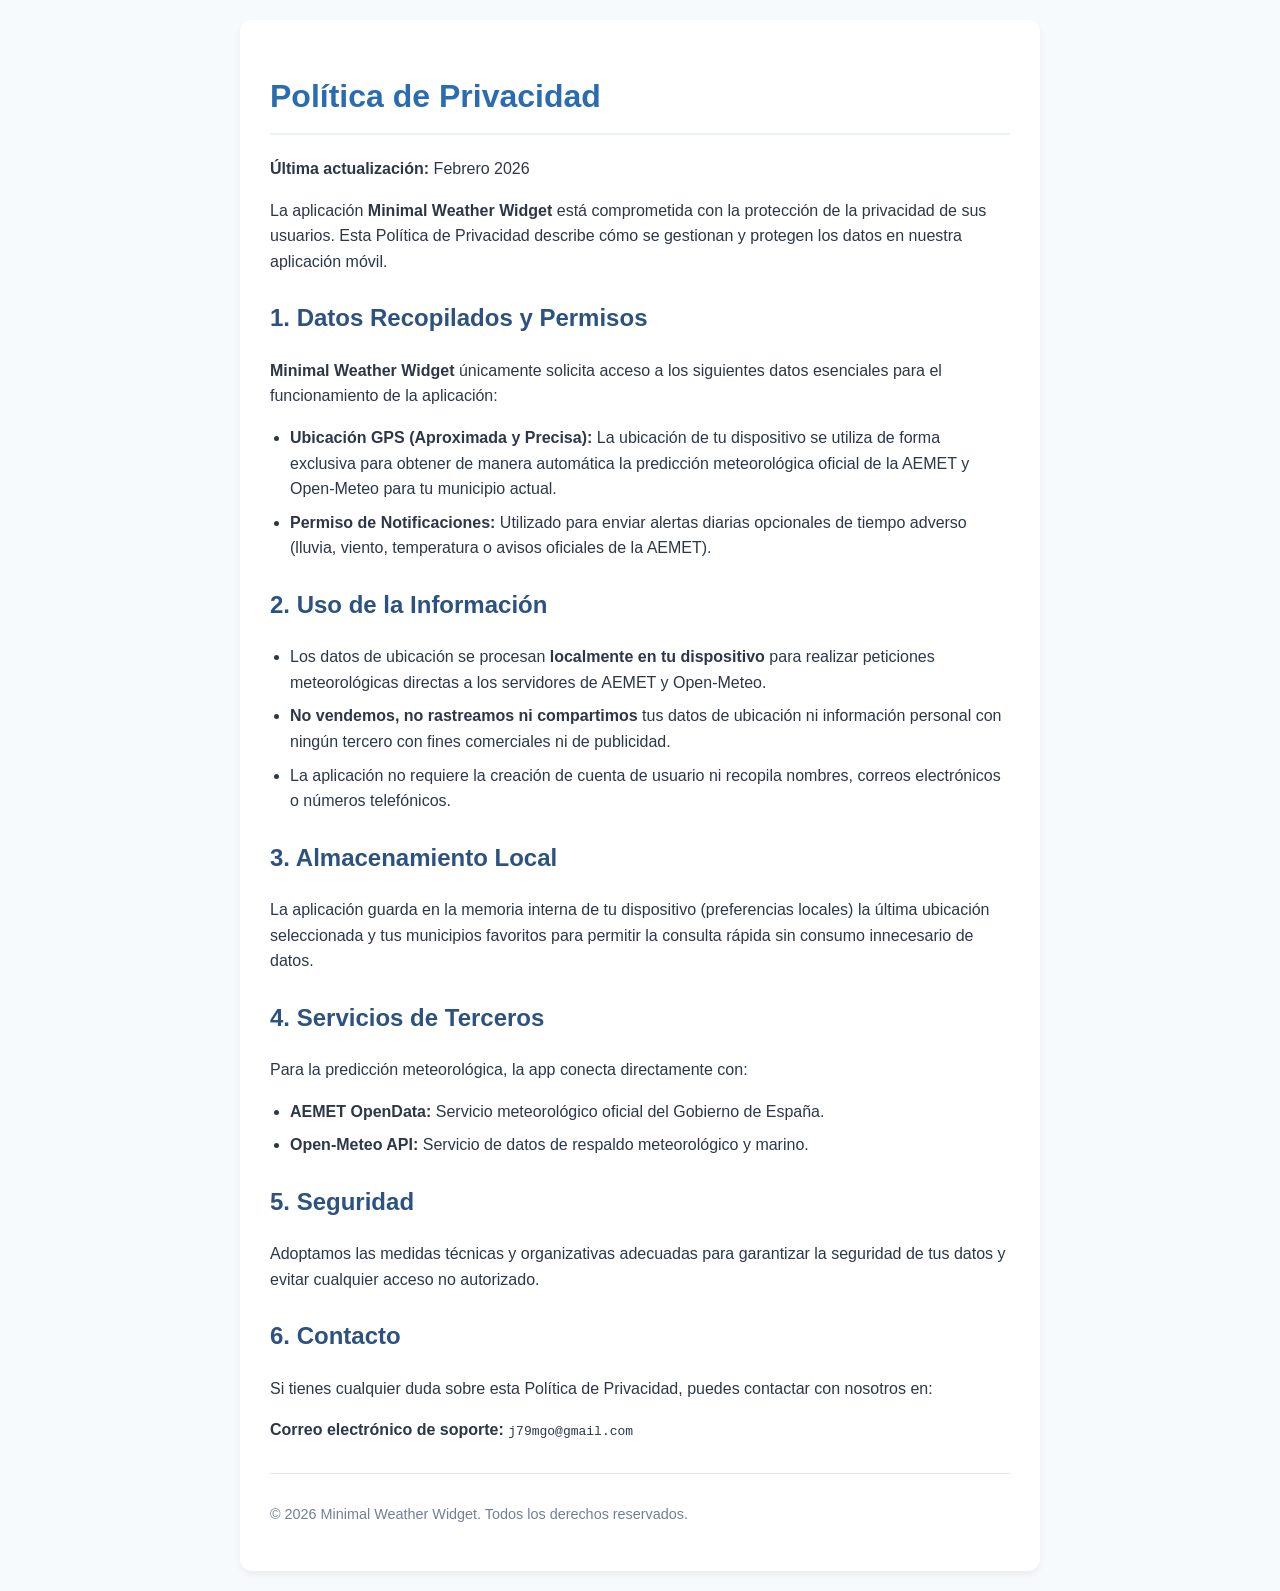
<file: privacy_policy.html>
<!DOCTYPE html>
<html lang="es">
<head>
    <meta charset="UTF-8">
    <meta name="viewport" content="width=device-width, initial-scale=1.0">
    <title>Política de Privacidad - Minimal Weather Widget</title>
    <style>
        body {
            font-family: -apple-system, BlinkMacSystemFont, "Segoe UI", Roboto, Helvetica, Arial, sans-serif;
            line-height: 1.6;
            color: #2d3748;
            max-width: 800px;
            margin: 0 auto;
            padding: 20px;
            background-color: #f7fafc;
        }
        .container {
            background: #ffffff;
            padding: 30px;
            border-radius: 12px;
            box-shadow: 0 4px 6px rgba(0, 0, 0, 0.05);
        }
        h1 {
            color: #2b6cb0;
            border-bottom: 2px solid #edf2f7;
            padding-bottom: 10px;
        }
        h2 {
            color: #2c5282;
            margin-top: 25px;
        }
        ul {
            padding-left: 20px;
        }
        li {
            margin-bottom: 8px;
        }
        .footer {
            margin-top: 30px;
            padding-top: 15px;
            border-top: 1px solid #e2e8f0;
            font-size: 0.9em;
            color: #718096;
        }
    </style>
</head>
<body>
    <div class="container">
        <h1>Política de Privacidad</h1>
        <p><strong>Última actualización:</strong> Febrero 2026</p>
        <p>La aplicación <strong>Minimal Weather Widget</strong> está comprometida con la protección de la privacidad de sus usuarios. Esta Política de Privacidad describe cómo se gestionan y protegen los datos en nuestra aplicación móvil.</p>

        <h2>1. Datos Recopilados y Permisos</h2>
        <p><strong>Minimal Weather Widget</strong> únicamente solicita acceso a los siguientes datos esenciales para el funcionamiento de la aplicación:</p>
        <ul>
            <li><strong>Ubicación GPS (Aproximada y Precisa):</strong> La ubicación de tu dispositivo se utiliza de forma exclusiva para obtener de manera automática la predicción meteorológica oficial de la AEMET y Open-Meteo para tu municipio actual.</li>
            <li><strong>Permiso de Notificaciones:</strong> Utilizado para enviar alertas diarias opcionales de tiempo adverso (lluvia, viento, temperatura o avisos oficiales de la AEMET).</li>
        </ul>

        <h2>2. Uso de la Información</h2>
        <ul>
            <li>Los datos de ubicación se procesan <strong>localmente en tu dispositivo</strong> para realizar peticiones meteorológicas directas a los servidores de AEMET y Open-Meteo.</li>
            <li><strong>No vendemos, no rastreamos ni compartimos</strong> tus datos de ubicación ni información personal con ningún tercero con fines comerciales ni de publicidad.</li>
            <li>La aplicación no requiere la creación de cuenta de usuario ni recopila nombres, correos electrónicos o números telefónicos.</li>
        </ul>

        <h2>3. Almacenamiento Local</h2>
        <p>La aplicación guarda en la memoria interna de tu dispositivo (preferencias locales) la última ubicación seleccionada y tus municipios favoritos para permitir la consulta rápida sin consumo innecesario de datos.</p>

        <h2>4. Servicios de Terceros</h2>
        <p>Para la predicción meteorológica, la app conecta directamente con:</p>
        <ul>
            <li><strong>AEMET OpenData:</strong> Servicio meteorológico oficial del Gobierno de España.</li>
            <li><strong>Open-Meteo API:</strong> Servicio de datos de respaldo meteorológico y marino.</li>
        </ul>

        <h2>5. Seguridad</h2>
        <p>Adoptamos las medidas técnicas y organizativas adecuadas para garantizar la seguridad de tus datos y evitar cualquier acceso no autorizado.</p>

        <h2>6. Contacto</h2>
        <p>Si tienes cualquier duda sobre esta Política de Privacidad, puedes contactar con nosotros en:</p>
        <p><strong>Correo electrónico de soporte:</strong> <code>j79mgo@gmail.com</code></p>

        <div class="footer">
            <p>&copy; 2026 Minimal Weather Widget. Todos los derechos reservados.</p>
        </div>
    </div>
</body>
</html>
</file>
<file: docs/styles.css>
:root {
  --bg-color: #F5F7FA;
  --card-bg: #FFFFFF;
  --text-main: #1A202C;
  --text-sub: #4A5568;
  --primary: #2B6CB0;
  --border-color: #E2E8F0;
  --accent: #FFD700;
}

* {
  box-sizing: border-box;
  margin: 0;
  padding: 0;
  font-family: -apple-system, BlinkMacSystemFont, "Segoe UI", Roboto, Helvetica, Arial, sans-serif;
}

body {
  background-color: var(--bg-color);
  color: var(--text-main);
  display: flex;
  justify-content: center;
  padding: 8px;
  min-height: 100vh;
}

.app-container {
  width: 100%;
  max-width: 480px;
  display: flex;
  flex-direction: column;
  gap: 10px;
}

/* Sticky Header - Cabecera Fija Arriba en Vertical */
.sticky-header {
  position: sticky;
  top: 0;
  z-index: 100;
  background: rgba(255, 255, 255, 0.96);
  backdrop-filter: blur(8px);
  border-radius: 12px;
  padding: 8px 12px;
  box-shadow: 0 2px 8px rgba(0,0,0,0.05);
  border: 1px solid var(--border-color);
  display: flex;
  flex-direction: column;
  gap: 6px;
}

.header-row-top {
  display: flex;
  justify-content: space-between;
  align-items: center;
  width: 100%;
  white-space: nowrap;
}

.city-title {
  font-size: 1.15rem;
  font-weight: 700;
  color: var(--primary);
  display: flex;
  align-items: center;
  gap: 4px;
  white-space: nowrap;
  overflow: hidden;
  text-overflow: ellipsis;
  cursor: pointer;
}

.header-actions-grid {
  display: grid;
  grid-template-columns: repeat(4, 1fr);
  gap: 8px;
  width: 100%;
  margin-top: 8px;
  box-sizing: border-box;
}

.btn-icon {
  background: #EBF8FF;
  border: 1px solid #BEE3F8;
  font-size: 1.1rem;
  cursor: pointer;
  padding: 6px 0;
  border-radius: 8px;
  transition: background 0.2s, transform 0.1s;
  display: flex;
  align-items: center;
  justify-content: center;
  font-weight: 600;
  color: var(--text-main);
  width: 100%;
  box-sizing: border-box;
}

.btn-icon:hover { background: #E2E8F0; }
.btn-icon:active { transform: scale(0.96); }

/* Widget Preview Card - Clon 4x2 Desplegado Completo */
.widget-preview-card {
  background: #F7F9FC;
  border-radius: 14px;
  border: 1px solid #E2E8F0;
  padding: 8px 10px;
  box-shadow: 0 4px 12px rgba(0,0,0,0.04);
}

.widget-header-row {
  display: flex;
  justify-content: space-between;
  align-items: center;
  margin-bottom: 6px;
}

.widget-city-temp {
  font-size: 0.92rem;
  font-weight: 700;
  color: #2B6CB0;
}

.widget-update-time {
  font-size: 0.75rem;
  font-weight: 700;
  color: #718096;
}

/* Container Desplegado para las 2 filas de 4 columnas */
.widget-scroll-container {
  display: flex;
  flex-direction: column;
  gap: 8px;
}

.widget-cols-row {
  display: grid;
  grid-template-columns: repeat(4, 1fr);
  gap: 4px;
  text-align: center;
}

.widget-col {
  display: flex;
  flex-direction: column;
  align-items: center;
  padding: 2px 0;
}

.widget-day-header {
  display: flex;
  align-items: center;
  gap: 2px;
}

.widget-day-letter {
  font-size: 0.85rem;
  font-weight: 700;
  color: #D69E2E;
}

.widget-cam {
  font-size: 0.62rem;
}

.widget-weather-icon {
  font-size: 1.3rem;
  margin-left: 2px;
}

.widget-wind-text {
  font-size: 0.65rem;
  color: #4A5568;
  margin-top: 1px;
}

.widget-temp-text {
  font-size: 0.78rem;
  font-weight: 700;
  color: #1A202C;
  margin-top: 1px;
}

.widget-rain-uv-row {
  display: flex;
  align-items: center;
  justify-content: center;
  gap: 2px;
  margin-top: 1px;
  font-size: 0.68rem;
  font-weight: 700;
}

.widget-outdoor-text {
  font-size: 0.78rem;
  font-weight: 700;
  margin-top: 1px;
}

/* Cards (Avisos, Embalses) */
.card {
  background: var(--card-bg);
  border-radius: 14px;
  border: 1px solid var(--border-color);
  padding: 12px 14px;
  box-shadow: 0 2px 6px rgba(0,0,0,0.02);
}

.card-title {
  font-size: 0.98rem;
  font-weight: 700;
  color: var(--primary);
  display: flex;
  align-items: center;
  justify-content: space-between;
}

/* Timeline Section */
.day-divider {
  font-size: 1.05rem;
  font-weight: 700;
  color: var(--primary);
  margin: 12px 0 6px 0;
  padding: 0 4px;
}

.timeline-item {
  display: flex;
  align-items: center;
  padding: 8px 12px;
  background: #FFFFFF;
  border: 1px solid #E2E8F0;
  border-radius: 14px;
  margin-bottom: 6px;
  font-size: 0.95rem;
  box-shadow: 0 1px 3px rgba(0,0,0,0.02);
}

.timeline-item.astro {
  background: #EBF8FF;
  border-color: #BEE3F8;
}

.timeline-item.good-photo {
  border: 2px solid #3182CE;
}

.t-time {
  font-size: 1.02rem;
  font-weight: 700;
  color: #1A202C;
  min-width: 48px;
}

.t-icon {
  font-size: 1.25rem;
  margin-right: 6px;
}

.t-temp {
  font-size: 1.02rem;
  font-weight: 700;
  color: #1A202C;
  min-width: 44px;
}

.t-wind {
  font-size: 0.82rem;
  color: #718096;
  flex: 1;
  display: flex;
  align-items: center;
  gap: 4px;
  margin-left: 4px;
}

.t-uv {
  font-size: 0.85rem;
  font-weight: 700;
  color: #E53E3E;
  margin-right: 6px;
}

.t-sports {
  display: flex;
  align-items: center;
  gap: 3px;
  font-size: 0.95rem;
  margin-left: 4px;
}

/* Modals - Centrados Perfectos en Pantalla (compatibles con navegador móvil y scroll) */
.modal {
  display: none;
  position: fixed;
  top: 0;
  left: 0;
  right: 0;
  bottom: 0;
  width: 100vw;
  height: 100vh;
  height: 100dvh;
  background: rgba(0, 0, 0, 0.65);
  z-index: 9999;
  justify-content: center;
  align-items: center;
  padding: 16px;
  box-sizing: border-box;
}

.modal-content {
  background: #FFFFFF;
  border-radius: 16px;
  width: 90%;
  max-width: 400px;
  max-height: 75vh;
  max-height: 75dvh;
  overflow-y: auto;
  padding: 20px;
  display: flex;
  flex-direction: column;
  gap: 12px;
  box-shadow: 0 12px 32px rgba(0,0,0,0.35);
  margin: auto;
  position: relative;
}

.modal-header {
  display: flex;
  justify-content: space-between;
  align-items: center;
  border-bottom: 1px solid #E2E8F0;
  padding-bottom: 8px;
}

.modal-title {
  font-size: 1.1rem;
  font-weight: 700;
  color: var(--primary);
}

.close-btn {
  background: none;
  border: none;
  font-size: 1.2rem;
  cursor: pointer;
}

.form-group {
  display: flex;
  flex-direction: column;
  gap: 4px;
}

.form-group label {
  font-size: 0.85rem;
  font-weight: 600;
  color: var(--text-sub);
}

.form-group input, .form-group select {
  padding: 8px;
  border: 1px solid var(--border-color);
  border-radius: 8px;
  font-size: 0.9rem;
}

.switch-row {
  display: flex;
  justify-content: space-between;
  align-items: center;
  padding: 4px 0;
}

.btn-submit {
  background: var(--primary);
  color: white;
  border: none;
  padding: 10px;
  border-radius: 8px;
  font-weight: 700;
  cursor: pointer;
}
</file>
<file: app/src/main/assets/web/styles.css>
:root {
  --bg-color: #F5F7FA;
  --card-bg: #FFFFFF;
  --text-main: #1A202C;
  --text-sub: #4A5568;
  --primary: #2B6CB0;
  --border-color: #E2E8F0;
  --accent: #FFD700;
}

* {
  box-sizing: border-box;
  margin: 0;
  padding: 0;
  font-family: -apple-system, BlinkMacSystemFont, "Segoe UI", Roboto, Helvetica, Arial, sans-serif;
}

body {
  background-color: var(--bg-color);
  color: var(--text-main);
  display: flex;
  justify-content: center;
  padding: 8px;
  min-height: 100vh;
}

.app-container {
  width: 100%;
  max-width: 480px;
  display: flex;
  flex-direction: column;
  gap: 10px;
}

/* Sticky Header - Cabecera Fija Arriba en Vertical */
.sticky-header {
  position: sticky;
  top: 0;
  z-index: 100;
  background: rgba(255, 255, 255, 0.96);
  backdrop-filter: blur(8px);
  border-radius: 12px;
  padding: 8px 12px;
  box-shadow: 0 2px 8px rgba(0,0,0,0.05);
  border: 1px solid var(--border-color);
  display: flex;
  flex-direction: column;
  gap: 6px;
}

.header-row-top {
  display: flex;
  justify-content: space-between;
  align-items: center;
  width: 100%;
  white-space: nowrap;
}

.city-title {
  font-size: 1.15rem;
  font-weight: 700;
  color: var(--primary);
  display: flex;
  align-items: center;
  gap: 4px;
  white-space: nowrap;
  overflow: hidden;
  text-overflow: ellipsis;
  cursor: pointer;
}

.header-actions-grid {
  display: grid;
  grid-template-columns: repeat(4, 1fr);
  gap: 8px;
  width: 100%;
  margin-top: 8px;
  box-sizing: border-box;
}

.btn-icon {
  background: #EBF8FF;
  border: 1px solid #BEE3F8;
  font-size: 1.1rem;
  cursor: pointer;
  padding: 6px 0;
  border-radius: 8px;
  transition: background 0.2s, transform 0.1s;
  display: flex;
  align-items: center;
  justify-content: center;
  font-weight: 600;
  color: var(--text-main);
  width: 100%;
  box-sizing: border-box;
}

.btn-icon:hover { background: #E2E8F0; }
.btn-icon:active { transform: scale(0.96); }

/* Widget Preview Card - Clon 4x2 Desplegado Completo */
.widget-preview-card {
  background: #F7F9FC;
  border-radius: 14px;
  border: 1px solid #E2E8F0;
  padding: 8px 10px;
  box-shadow: 0 4px 12px rgba(0,0,0,0.04);
}

.widget-header-row {
  display: flex;
  justify-content: space-between;
  align-items: center;
  margin-bottom: 6px;
}

.widget-city-temp {
  font-size: 0.92rem;
  font-weight: 700;
  color: #2B6CB0;
}

.widget-update-time {
  font-size: 0.75rem;
  font-weight: 700;
  color: #718096;
}

/* Container Desplegado para las 2 filas de 4 columnas */
.widget-scroll-container {
  display: flex;
  flex-direction: column;
  gap: 8px;
}

.widget-cols-row {
  display: grid;
  grid-template-columns: repeat(4, 1fr);
  gap: 4px;
  text-align: center;
}

.widget-col {
  display: flex;
  flex-direction: column;
  align-items: center;
  padding: 2px 0;
}

.widget-day-header {
  display: flex;
  align-items: center;
  gap: 2px;
}

.widget-day-letter {
  font-size: 0.85rem;
  font-weight: 700;
  color: #D69E2E;
}

.widget-cam {
  font-size: 0.62rem;
}

.widget-weather-icon {
  font-size: 1.3rem;
  margin-left: 2px;
}

.widget-wind-text {
  font-size: 0.65rem;
  color: #4A5568;
  margin-top: 1px;
}

.widget-temp-text {
  font-size: 0.78rem;
  font-weight: 700;
  color: #1A202C;
  margin-top: 1px;
}

.widget-rain-uv-row {
  display: flex;
  align-items: center;
  justify-content: center;
  gap: 2px;
  margin-top: 1px;
  font-size: 0.68rem;
  font-weight: 700;
}

.widget-outdoor-text {
  font-size: 0.78rem;
  font-weight: 700;
  margin-top: 1px;
}

/* Cards (Avisos, Embalses) */
.card {
  background: var(--card-bg);
  border-radius: 14px;
  border: 1px solid var(--border-color);
  padding: 12px 14px;
  box-shadow: 0 2px 6px rgba(0,0,0,0.02);
}

.card-title {
  font-size: 0.98rem;
  font-weight: 700;
  color: var(--primary);
  display: flex;
  align-items: center;
  justify-content: space-between;
}

/* Timeline Section */
.day-divider {
  font-size: 1.05rem;
  font-weight: 700;
  color: var(--primary);
  margin: 12px 0 6px 0;
  padding: 0 4px;
}

.timeline-item {
  display: flex;
  align-items: center;
  padding: 8px 12px;
  background: #FFFFFF;
  border: 1px solid #E2E8F0;
  border-radius: 14px;
  margin-bottom: 6px;
  font-size: 0.95rem;
  box-shadow: 0 1px 3px rgba(0,0,0,0.02);
}

.timeline-item.astro {
  background: #EBF8FF;
  border-color: #BEE3F8;
}

.timeline-item.good-photo {
  border: 2px solid #3182CE;
}

.t-time {
  font-size: 1.02rem;
  font-weight: 700;
  color: #1A202C;
  min-width: 48px;
}

.t-icon {
  font-size: 1.25rem;
  margin-right: 6px;
}

.t-temp {
  font-size: 1.02rem;
  font-weight: 700;
  color: #1A202C;
  min-width: 44px;
}

.t-wind {
  font-size: 0.82rem;
  color: #718096;
  flex: 1;
  display: flex;
  align-items: center;
  gap: 4px;
  margin-left: 4px;
}

.t-uv {
  font-size: 0.85rem;
  font-weight: 700;
  color: #E53E3E;
  margin-right: 6px;
}

.t-sports {
  display: flex;
  align-items: center;
  gap: 3px;
  font-size: 0.95rem;
  margin-left: 4px;
}

/* Modals - Centrados Perfectos en Pantalla (compatibles con navegador móvil y scroll) */
.modal {
  display: none;
  position: fixed;
  top: 0;
  left: 0;
  right: 0;
  bottom: 0;
  width: 100vw;
  height: 100vh;
  height: 100dvh;
  background: rgba(0, 0, 0, 0.65);
  z-index: 9999;
  justify-content: center;
  align-items: center;
  padding: 16px;
  box-sizing: border-box;
}

.modal-content {
  background: #FFFFFF;
  border-radius: 16px;
  width: 90%;
  max-width: 400px;
  max-height: 75vh;
  max-height: 75dvh;
  overflow-y: auto;
  padding: 20px;
  display: flex;
  flex-direction: column;
  gap: 12px;
  box-shadow: 0 12px 32px rgba(0,0,0,0.35);
  margin: auto;
  position: relative;
}

.modal-header {
  display: flex;
  justify-content: space-between;
  align-items: center;
  border-bottom: 1px solid #E2E8F0;
  padding-bottom: 8px;
}

.modal-title {
  font-size: 1.1rem;
  font-weight: 700;
  color: var(--primary);
}

.close-btn {
  background: none;
  border: none;
  font-size: 1.2rem;
  cursor: pointer;
}

.form-group {
  display: flex;
  flex-direction: column;
  gap: 4px;
}

.form-group label {
  font-size: 0.85rem;
  font-weight: 600;
  color: var(--text-sub);
}

.form-group input, .form-group select {
  padding: 8px;
  border: 1px solid var(--border-color);
  border-radius: 8px;
  font-size: 0.9rem;
}

.switch-row {
  display: flex;
  justify-content: space-between;
  align-items: center;
  padding: 4px 0;
}

.btn-submit {
  background: var(--primary);
  color: white;
  border: none;
  padding: 10px;
  border-radius: 8px;
  font-weight: 700;
  cursor: pointer;
}
</file>
